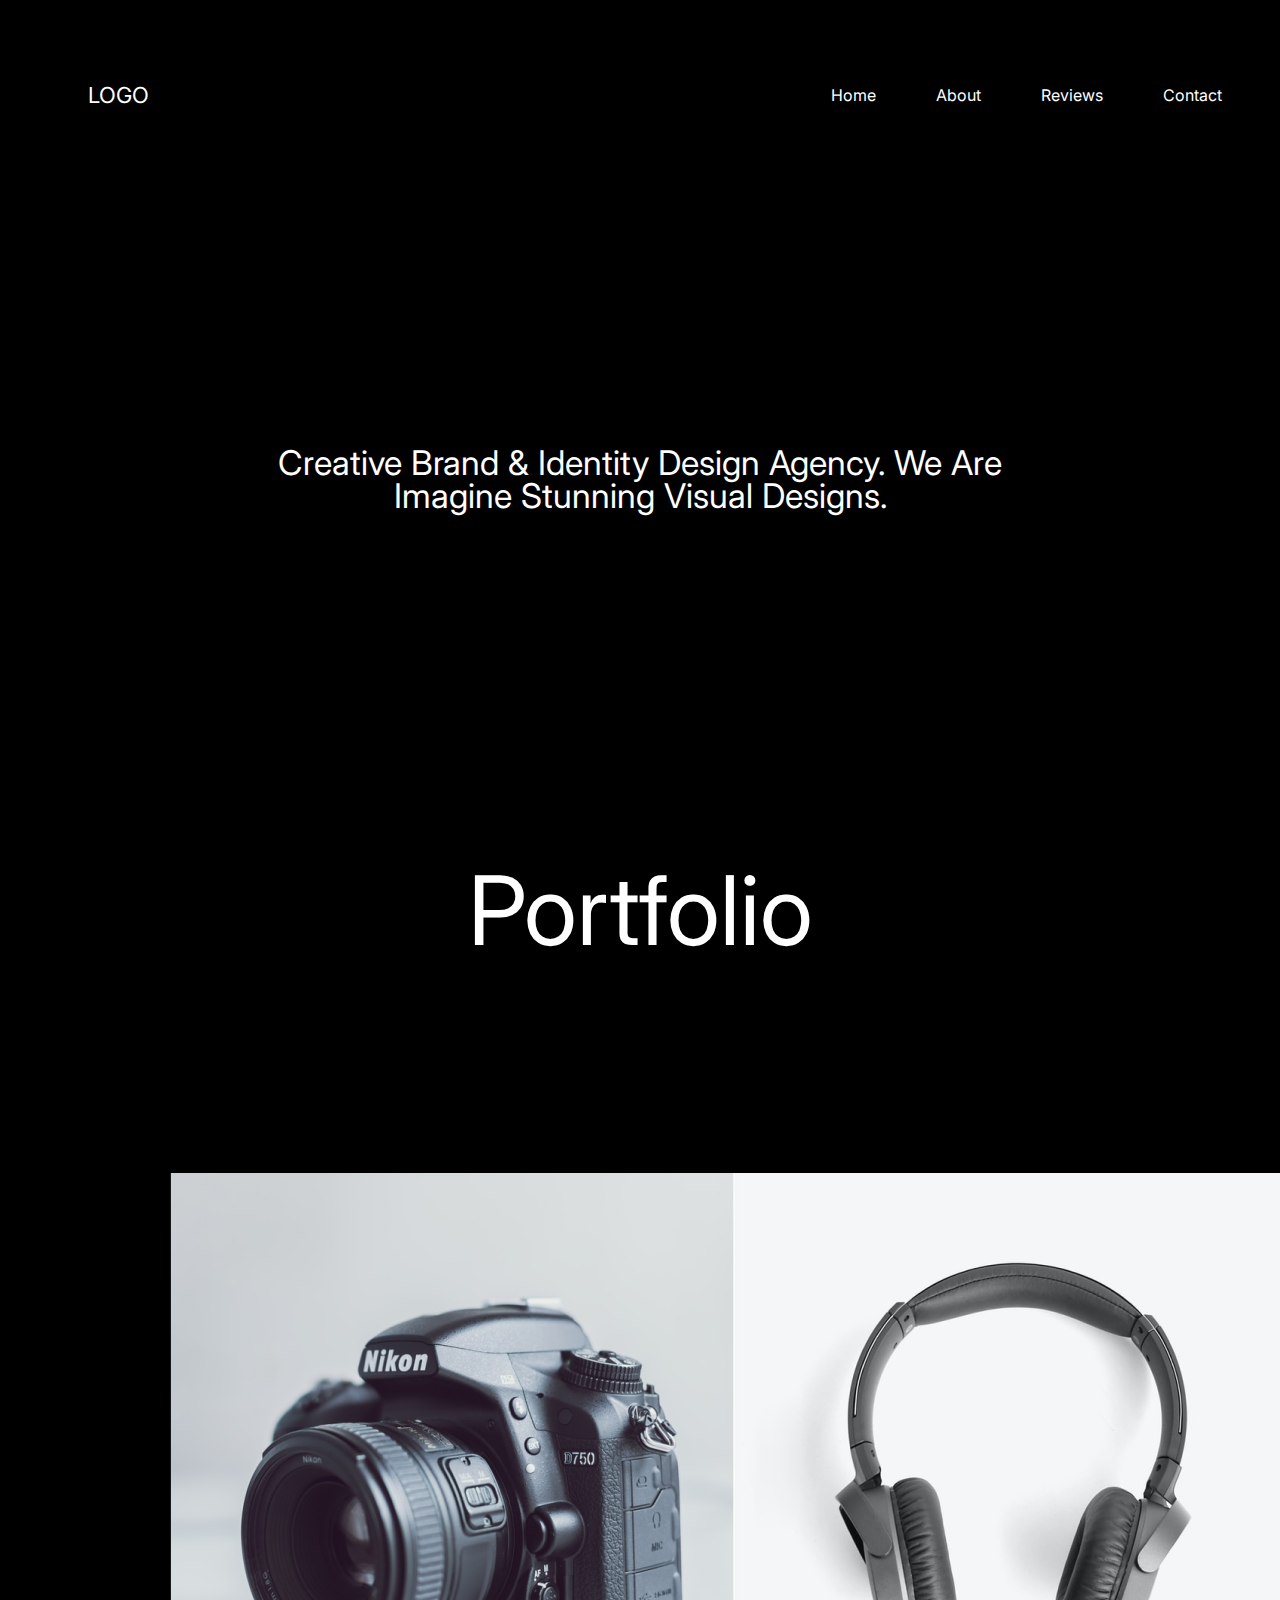
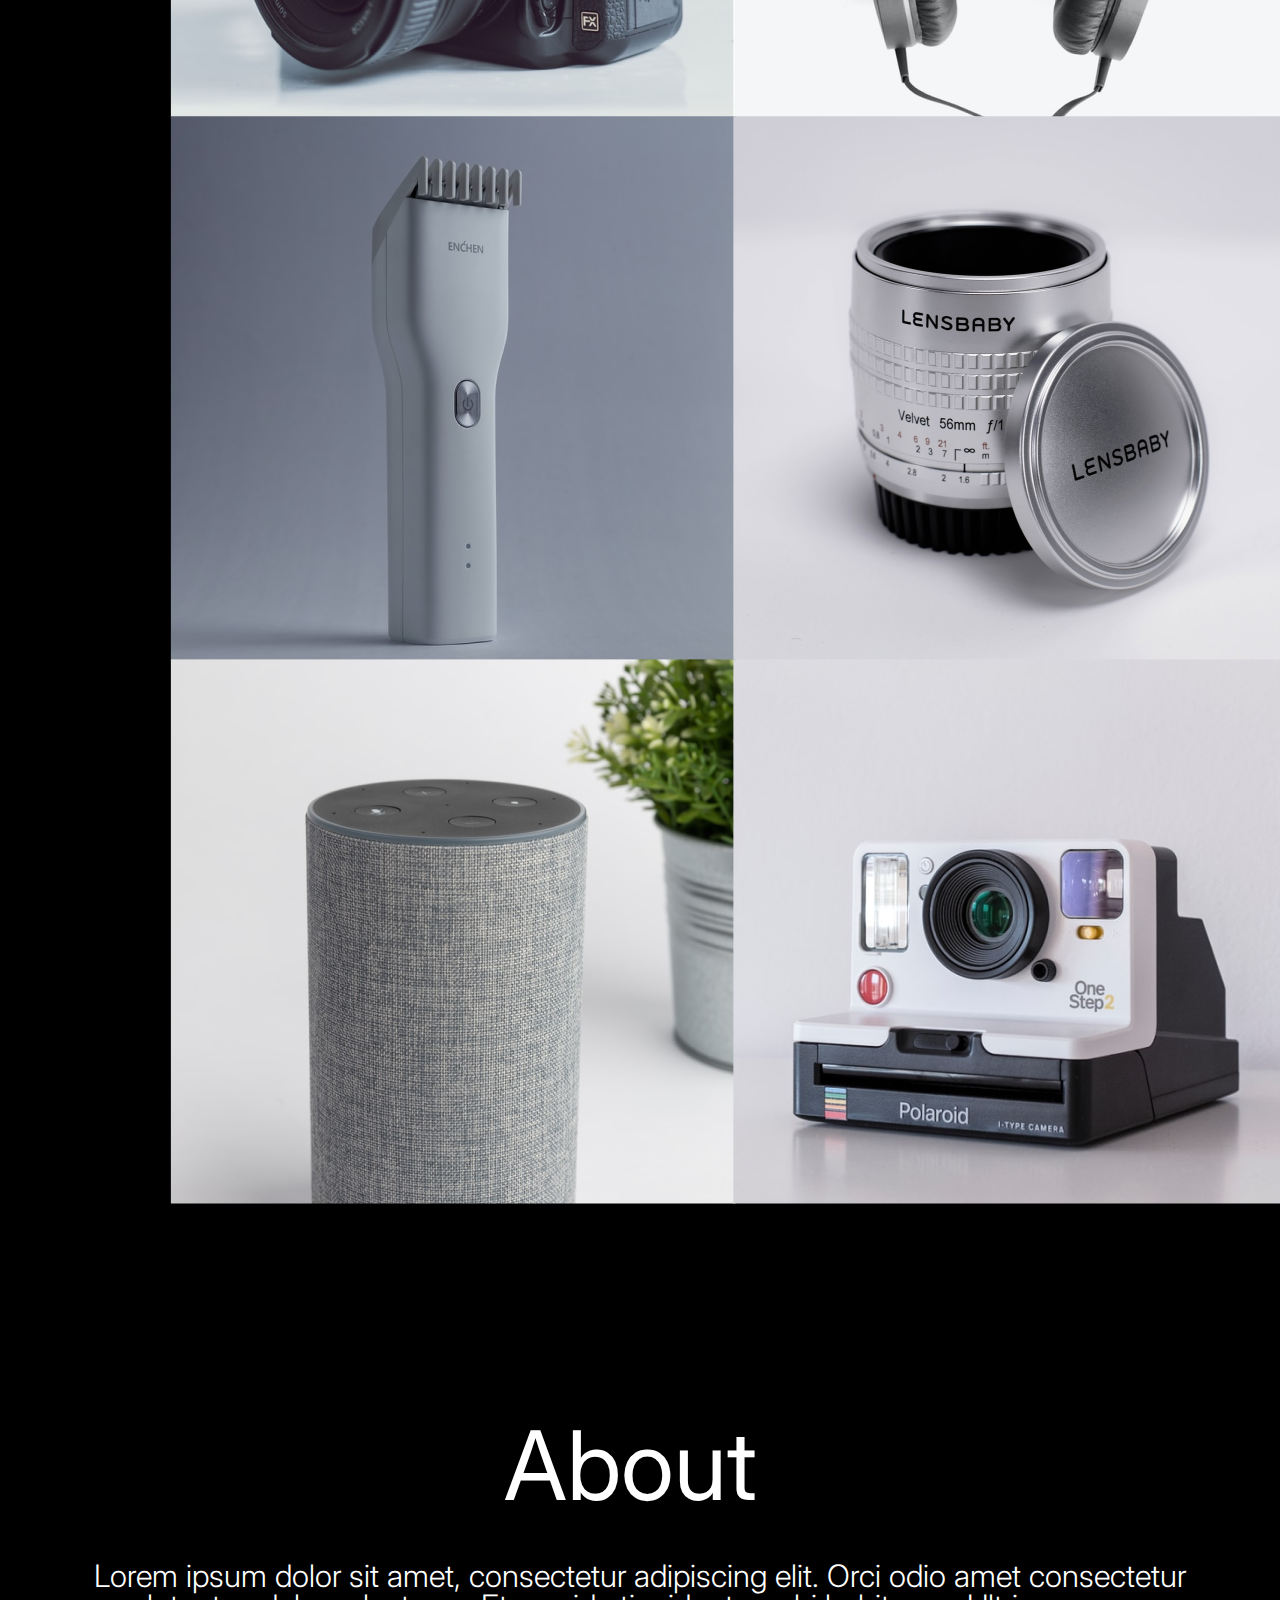
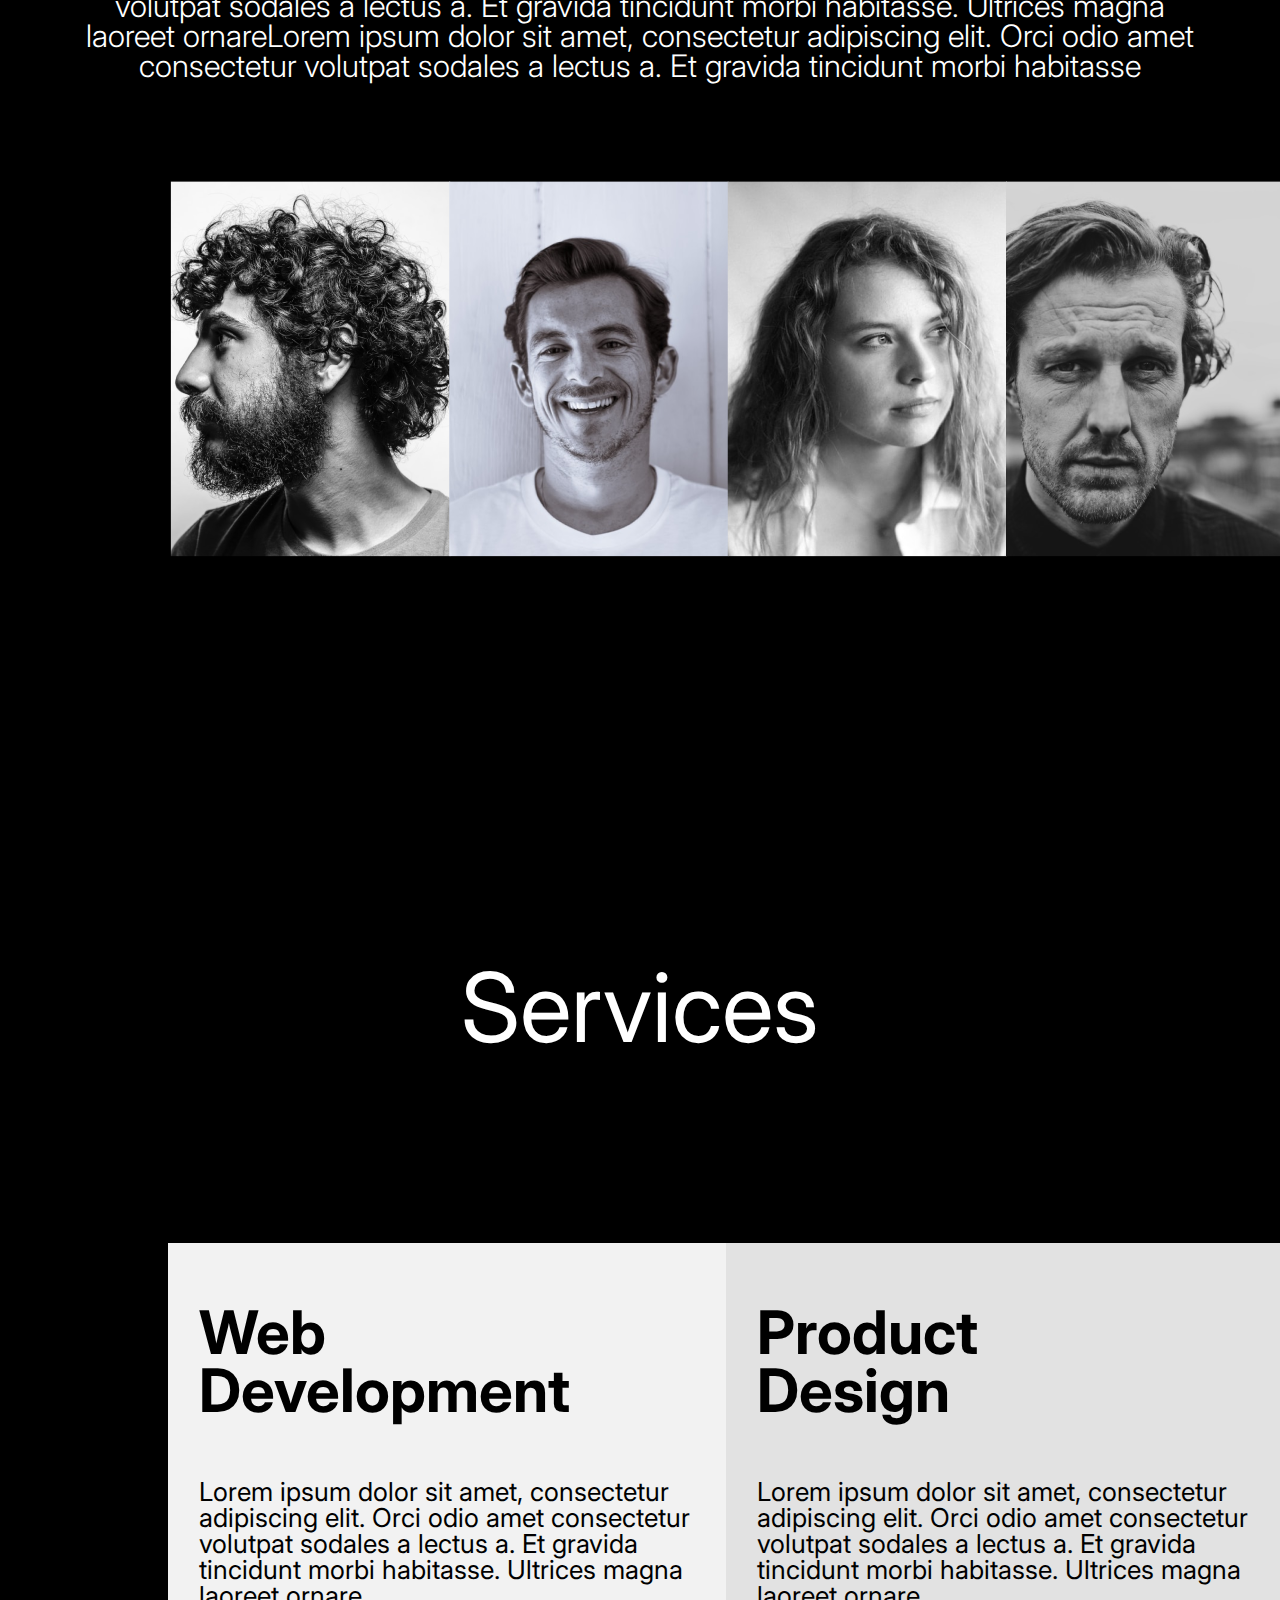
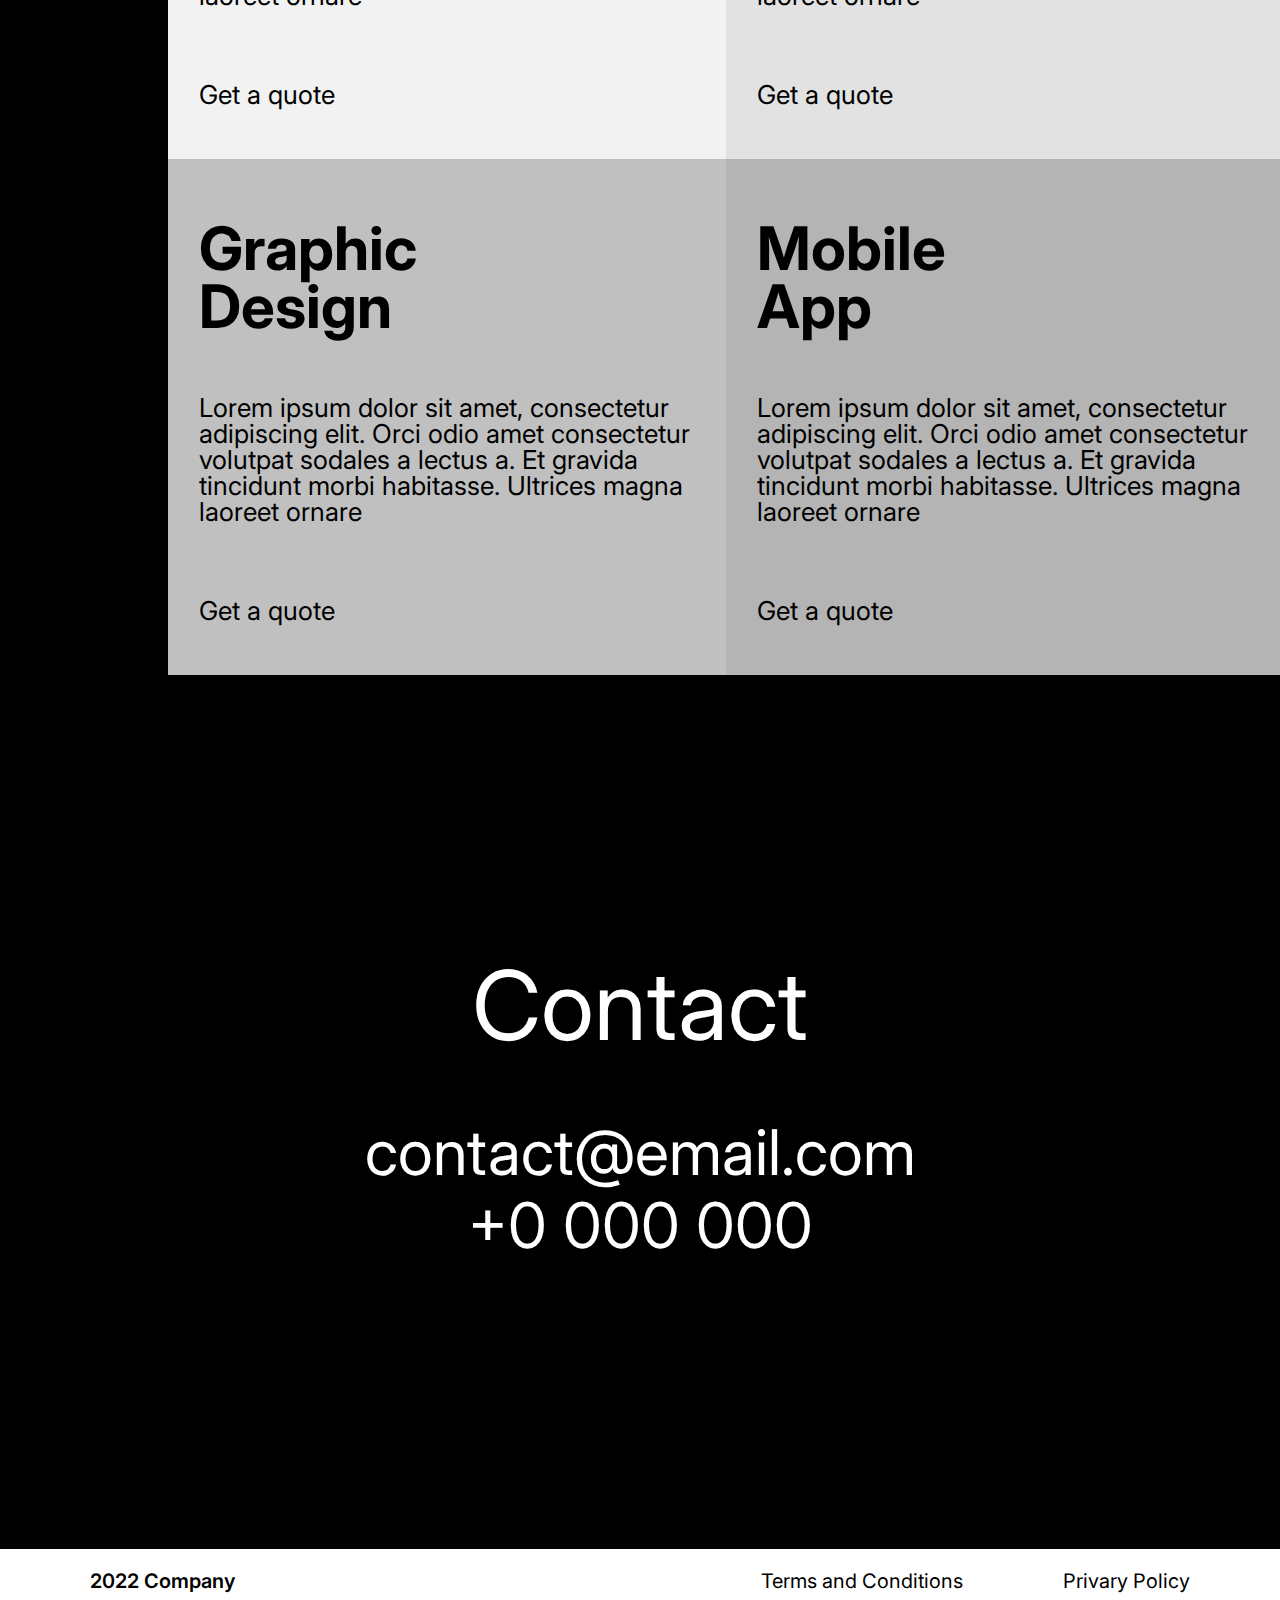
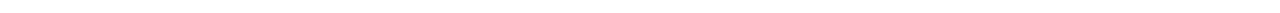
<file: index.html>
<!DOCTYPE html>
<html lang="en">
<head>
    <meta charset="UTF-8">
    <meta http-equiv="X-UA-Compatible" content="IE=edge">
    <meta name="viewport" content="width=device-width, initial-scale=1.0">
    <link rel="stylesheet" href="https://fonts.googleapis.com/css?family=Inter">
    <link rel="stylesheet" href="style.css">
    <title>Document</title>
</head>
<body class="bg">

    <header>
        
        <!-- NAVBAR -->
        <div class="navbar">
            <div class="logo">
                <p>LOGO</p>
            </div>
            <nav class="nav-base" id="hamnav">
                <label for="hamburger">&#9776;</label>
                <input type="checkbox" id="hamburger" />
                <div id="hamitems">
                    <a href="#">Home</a>
                    <a href="#about">About</a>
                    <a href="#">Reviews</a>
                    <a href="#contact">Contact</a>
                </div>
            </nav>
        </div>  
    </header>

    <!-- SLOGAN -->
    <div class="slogan">
        <p class="sText">Creative Brand & Identity Design Agency. We Are Imagine Stunning Visual Designs.</p>
    </div>

    <!-- TITLE -->
    <div class="port">
        <p class="portfolio">Portfolio</p>
    </div>

    <!-- PICTURES -->
    <div class="slider-container">
        <div class="slider">
            <div class="slides">
                <div id="slides__1" class="slide">
                    <span><a href="./camera.html"><img src="./images/Rectangle 1.png" alt=""></a></span>
                    <a class="slide_next slide-a" href="#slides__6" title="Next"></a>
                    <a class="slide_next slide-a" href="#slides__2" title="Next"></a>
                </div>
                <div id="slides__2" class="slide">
                    <span><img src="./images/Rectangle 2.png" alt=""></span>
                    <a class="slide_prev slide-a" href="#slides__1" title="Prev"></a>
                    <a class="slide_next slide-a" href="#slides__3" title="Next"></a>
                </div>
                <div id="slides__3" class="slide">
                    <span><img src="./images/Rectangle 4.png" alt=""></span>
                    <a class="slide_prev slide-a" href="#slides__2" title="Prev"></a>
                    <a class="slide_next slide-a" href="#slides__4" title="Next"></a>
                </div>
                <div id="slides__4" class="slide">
                    <span><img src="./images/Rectangle 3.png" alt=""></span>
                    <a class="slide_prev slide-a" href="#slides__3" title="Prev"></a>
                    <a class="slide_next slide-a" href="#slides__5" title="Next"></a>
                </div>
                <div id="slides__5" class="slide">
                    <span><img src="./images/Rectangle 11.png" alt=""></span>
                    <a class="slide_prev slide-a" href="#slides__4" title="Prev"></a>
                    <a class="slide_next slide-a" href="#slides__6" title="Next"></a>
                </div>
                <div id="slides__6" class="slide">
                    <span><img src="./images/Rectangle 12.png" alt=""></span>
                    <a class="slide_prev slide-a" href="#slides__5" title="Prev"></a>
                    <a class="slide_next slide-a" href="#slides__1" title="Next"></a>
                </div>
            </div>
        </div>
    </div>
    
    <!-- ABOUT -->
    <div class="info" id="about">
        <div class="about-title">About</div>
        <div class="about-text"><p>Lorem ipsum dolor sit amet, consectetur adipiscing elit. Orci odio amet consectetur volutpat sodales a lectus a. Et gravida tincidunt morbi habitasse. Ultrices magna laoreet ornareLorem ipsum dolor sit amet, consectetur adipiscing elit. Orci odio amet consectetur volutpat sodales a lectus a. Et gravida tincidunt morbi habitasse</p></div>
        <div class="slider2-container">
            <div class="main2">
                <div class="row2">
                    <div class="slide2" id="slide_1">
                        <span><img src="./images/Rectangle 7 copy.png" alt=""></span>
                        <a class="slide_next" href="#slide_2" title="Next"></a>
                    </div>
                    <div class="slide2" id="slide_2">
                        <span><img src="./images/Rectangle 8 copy.png" alt=""></span>
                        <a class="slide_prev" href="#slide_1" title="Prev"></a>
                        <a class="slide_next" href="#slide_3" title="Next"></a>
                    </div>
                    <div class="slide2" id="slide_3">
                        <span><img src="./images/Rectangle 9 copy.png" alt=""></span>
                        <a class="slide_prev" href="#slide_2" title="Prev"></a>
                        <a class="slide_next" href="#slide_4" title="Next"></a>
                    </div>
                    <div class="slide2" id="slide_4">
                        <span><img src="./images/Rectangle 10 copy.png" alt=""></span>
                        <a class="slide_prev" href="#slide_3" title="Prev"></a>
                    </div>
                </div>
            </div>
        </div>
    </div>
    
<!-- SERVICES -->
    <div class="services">
        <div class="service-title">Services</div>
    </div>
    
    <div class="services-container">
        <div class="service-slider">
            <div class="service-slides">
                <div id="service_1" class="service-slide">
                    <span>
                        <p class="serv-title">Web Development</p>
                        <p class="serv-text">Lorem ipsum dolor sit amet, consectetur adipiscing elit. Orci odio amet consectetur volutpat sodales a lectus a. Et gravida tincidunt morbi habitasse. Ultrices magna laoreet ornare</p>
                        <p class="serv-quote">Get a quote</p>
                    </span>
                    <a class="service-slide_next" href="#service_4" title="Next"></a>
                    <a class="service-slide_next" href="#service_2" title="Next"></a>
                </div>
                <div id="service_2" class="service-slide">
                    <span>
                        <p class="serv-title">Product Design</p>
                        <p class="serv-text">Lorem ipsum dolor sit amet, consectetur adipiscing elit. Orci odio amet consectetur volutpat sodales a lectus a. Et gravida tincidunt morbi habitasse. Ultrices magna laoreet ornare</p>
                        <p class="serv-quote">Get a quote</p>
                    </span>
                    <a class="service-slide_prev" href="#service_1" title="Prev"></a>
                    <a class="service-slide_next" href="#service_3" title="Next"></a>
                </div>
                <div id="service_3" class="service-slide">
                    <span>
                        <p class="serv-title">Graphic Design</p>
                        <p class="serv-text">Lorem ipsum dolor sit amet, consectetur adipiscing elit. Orci odio amet consectetur volutpat sodales a lectus a. Et gravida tincidunt morbi habitasse. Ultrices magna laoreet ornare</p>
                        <p class="serv-quote">Get a quote</p>
                    </span>
                    <a class="service-slide_prev" href="#service_2" title="Prev"></a>
                    <a class="service-slide_next" href="#service_4" title="Next"></a>
                </div>
                <div id="service_4" class="service-slide">
                    <span>
                        <p class="serv-title">Mobile App</p>
                        <p class="serv-text">Lorem ipsum dolor sit amet, consectetur adipiscing elit. Orci odio amet consectetur volutpat sodales a lectus a. Et gravida tincidunt morbi habitasse. Ultrices magna laoreet ornare</p>
                        <p class="serv-quote">Get a quote</p>
                    </span>
                    <a class="service-slide_prev" href="#service_3" title="Prev"></a>
                    <a class="service-slide_next" href="#service_1" title="Next"></a>
                </div>
            </div>
        </div>
    </div>

    <!-- CONTACT -->
    <div class="con" id="contact">
        <p class="contact">Contact</p>
        <div class="c-info">
            <p>contact@email.com</p>
            <p>+0 000 000</p>
        </div>
    </div>

    <!-- FOOTER -->
    <footer class="f1">
        <div class="comp">2022 Company</div>
            <a class="terms" href="#">Terms and Conditions</a>
            <a class="priv" href="#">Privary Policy</a>
    </footer>

    <footer class="f2">
        <div class="comp2">2022 Company</div>
    </footer>
    
    
</body>
</html>
</file>
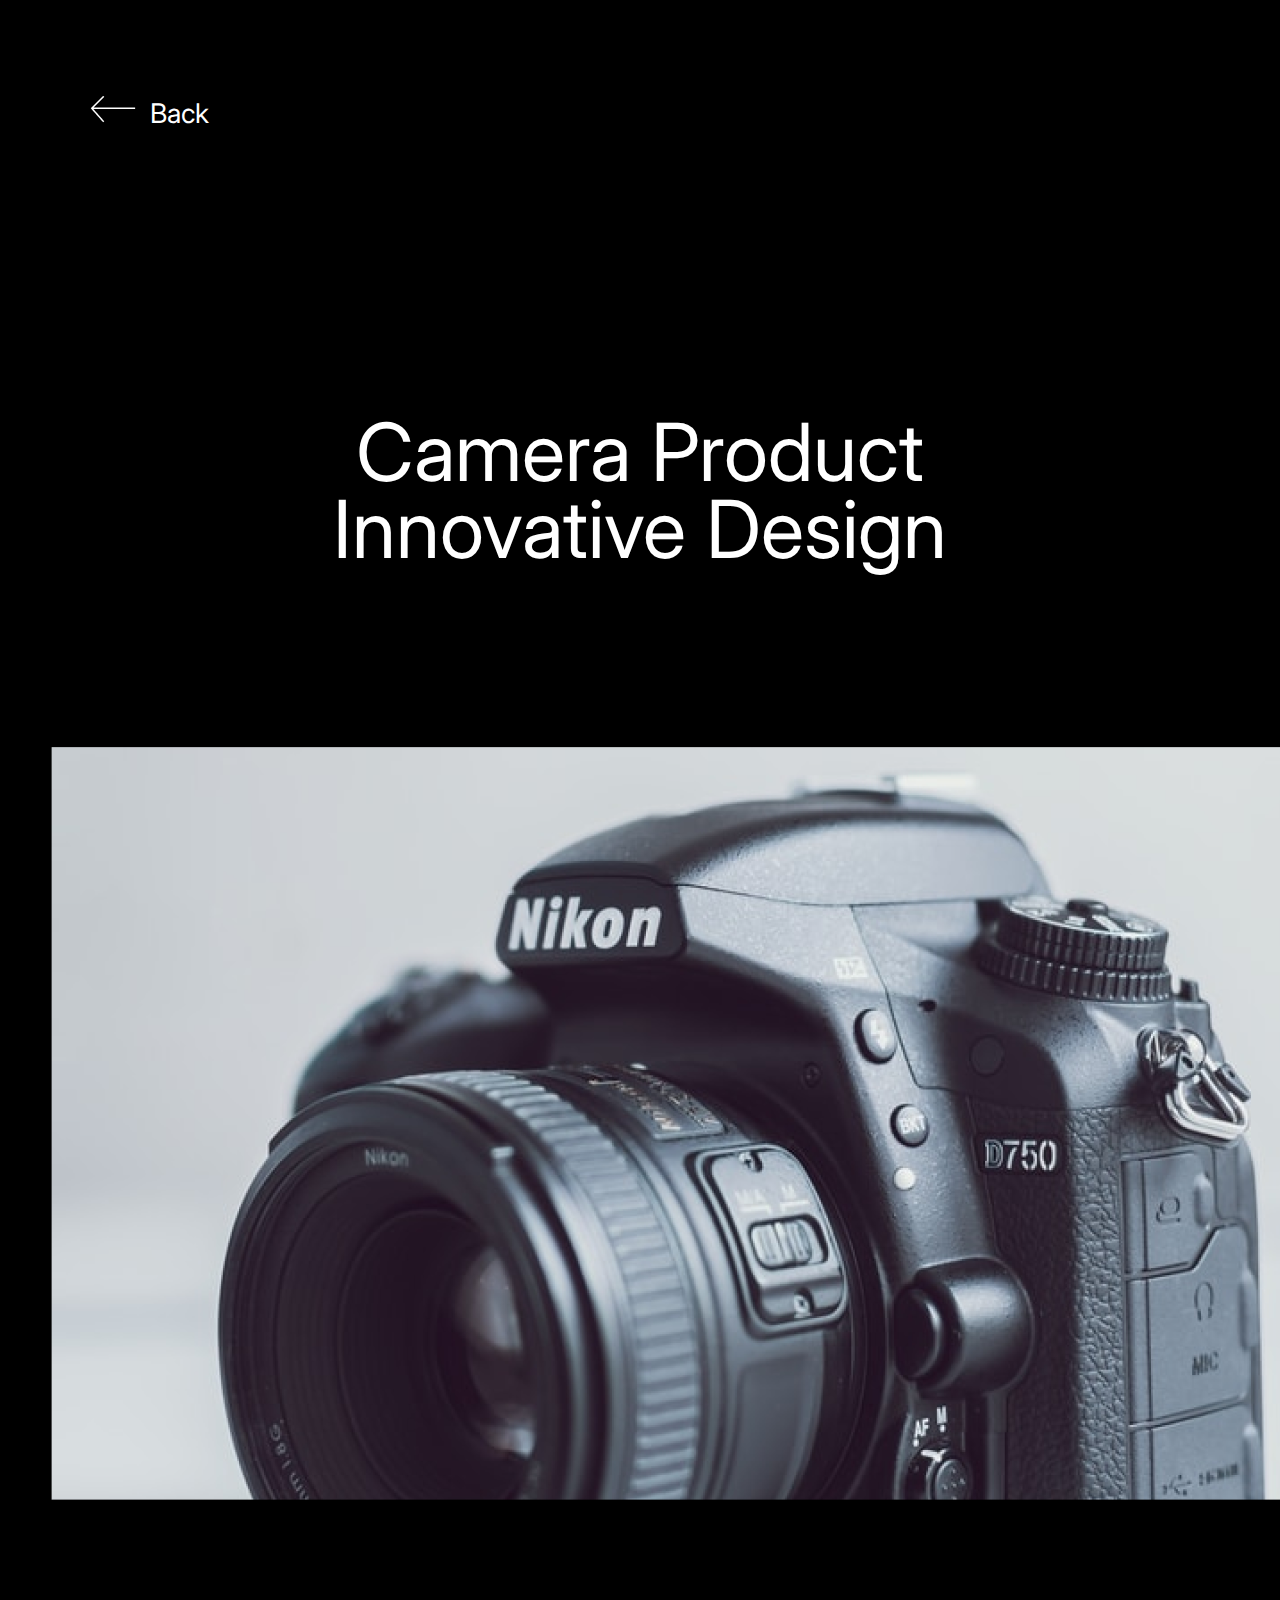
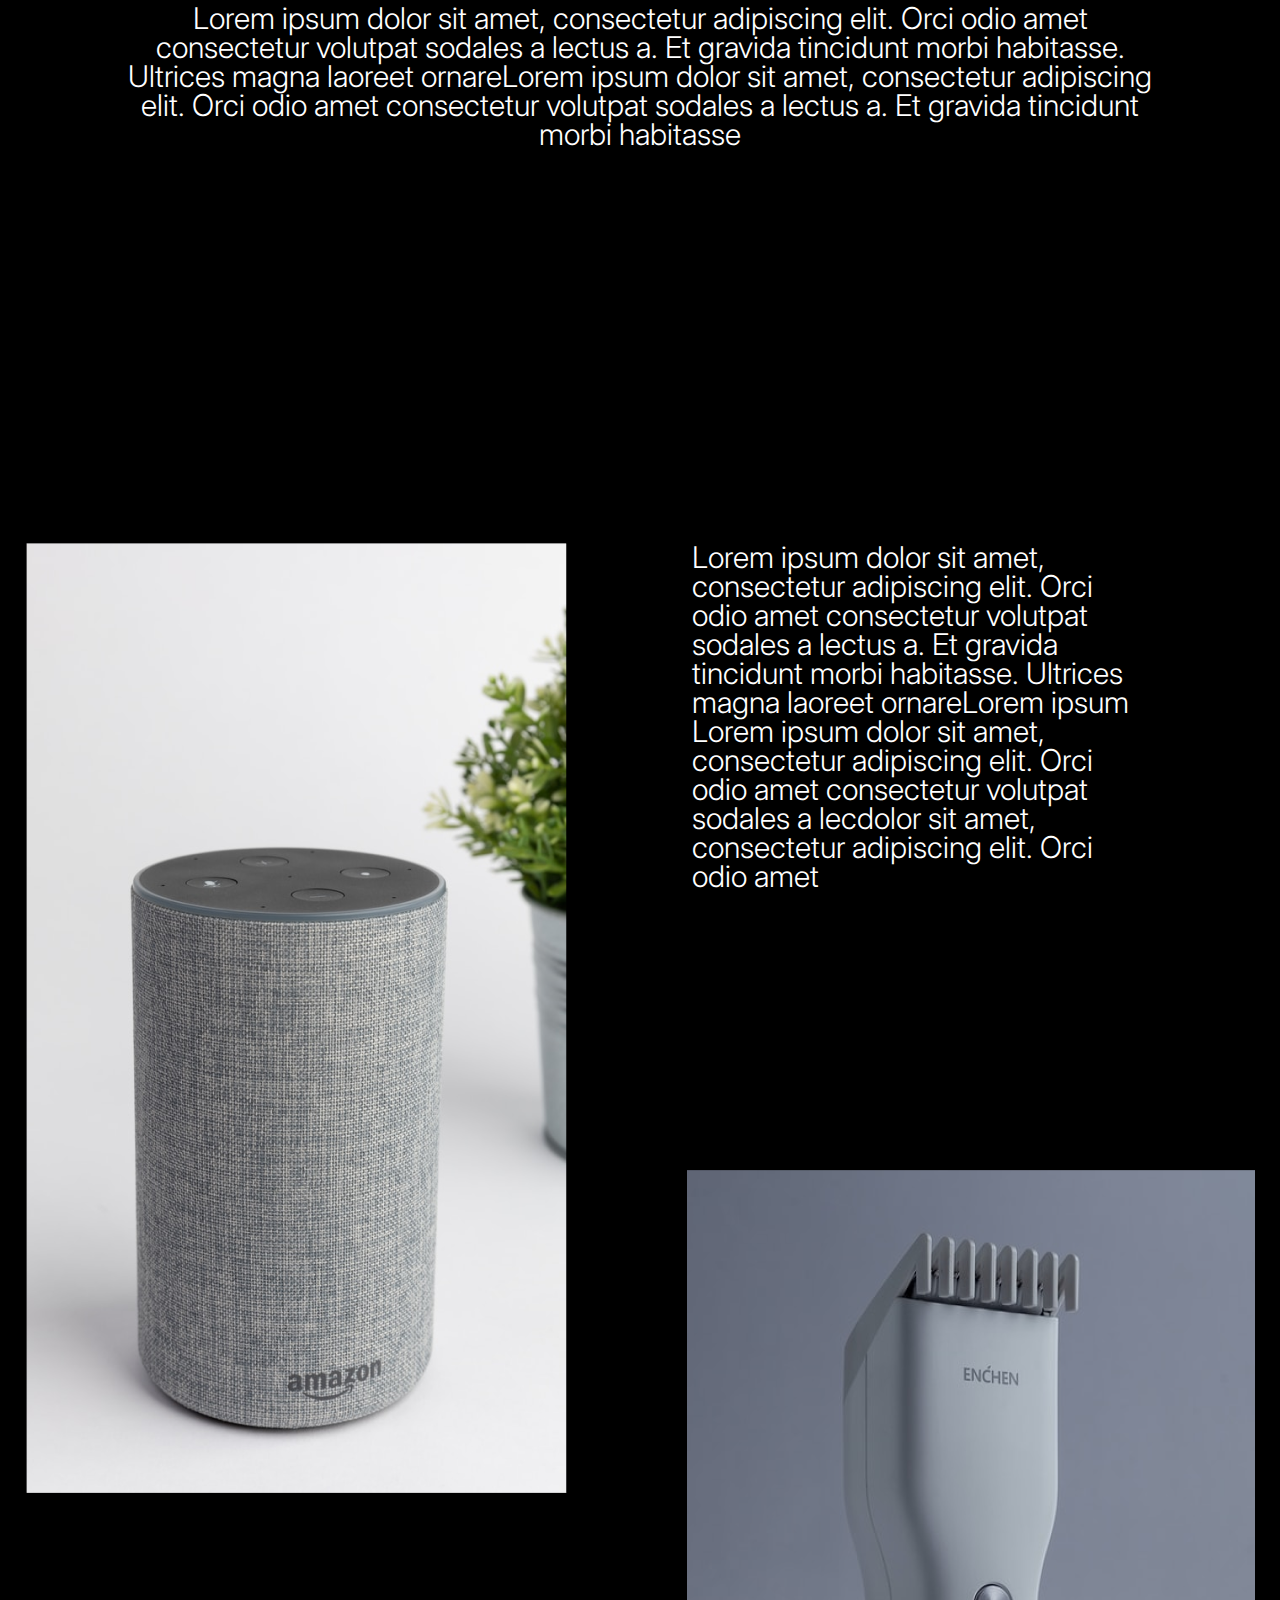
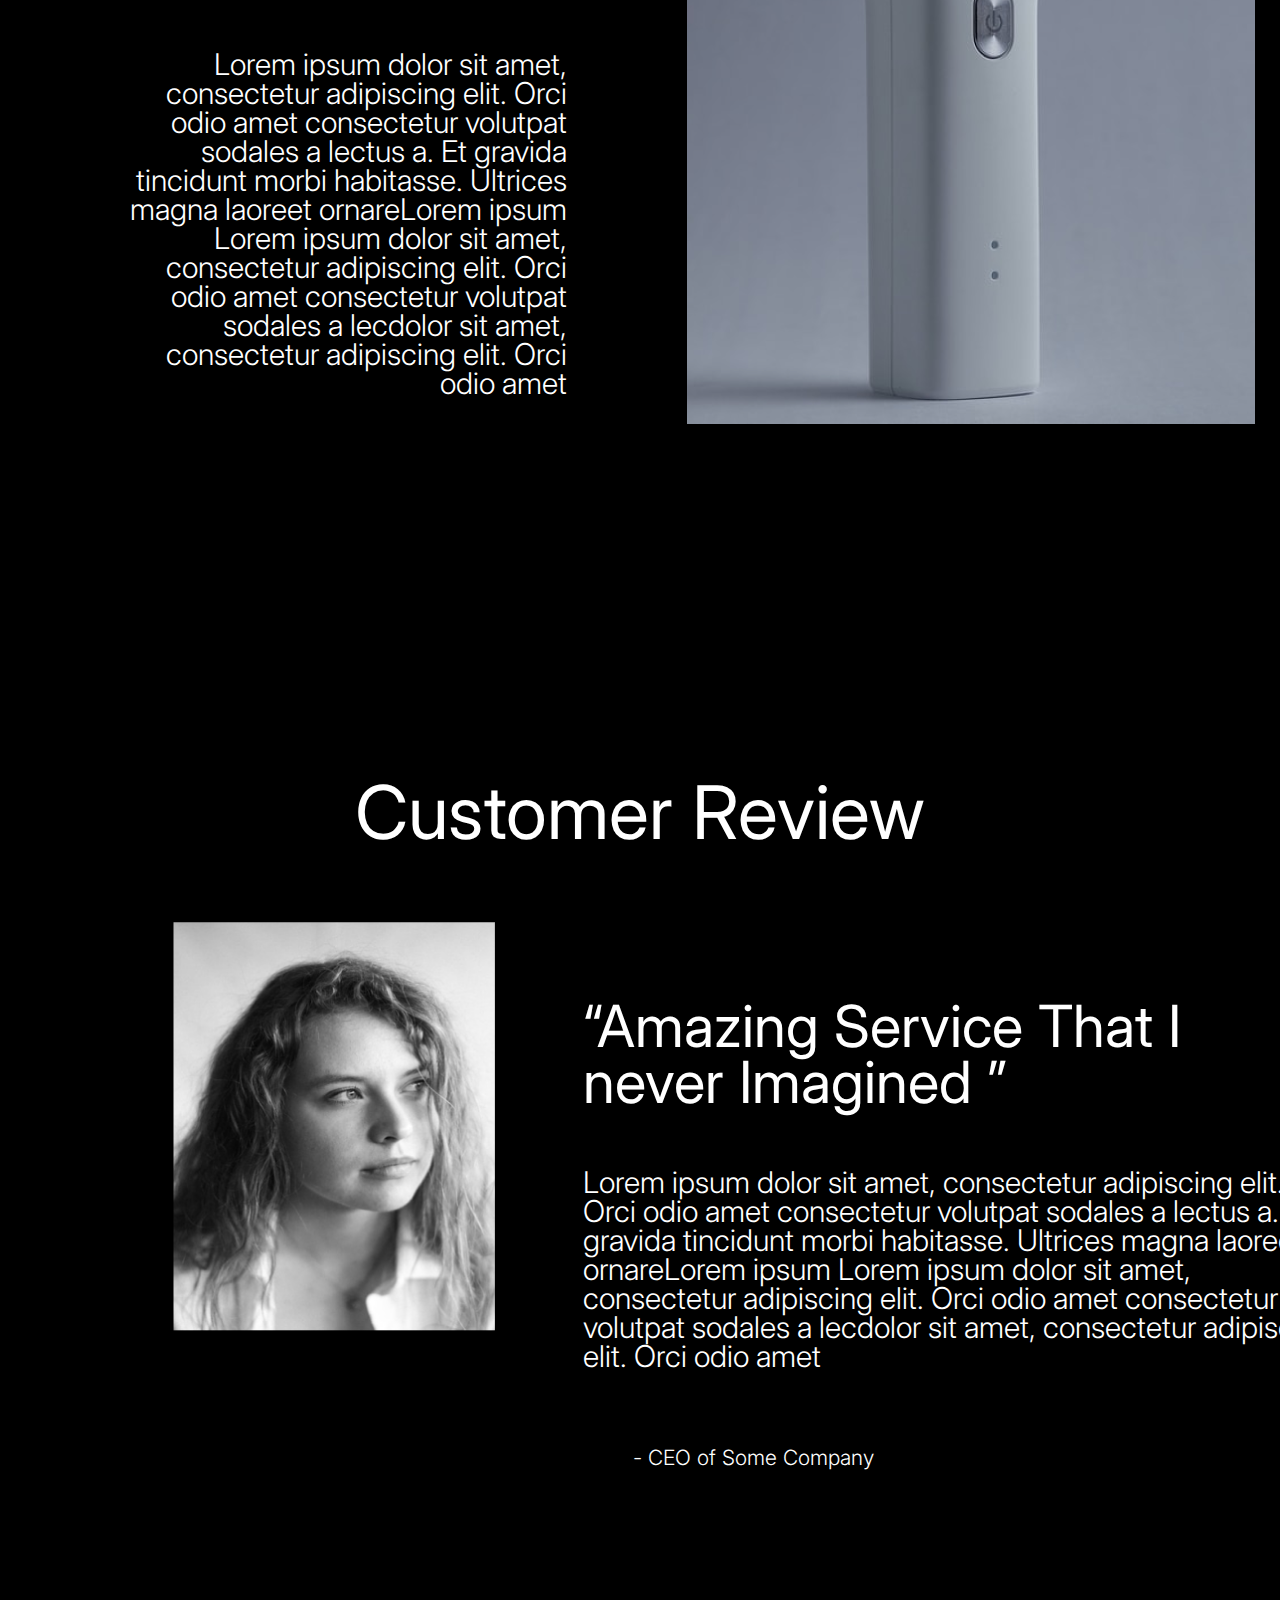
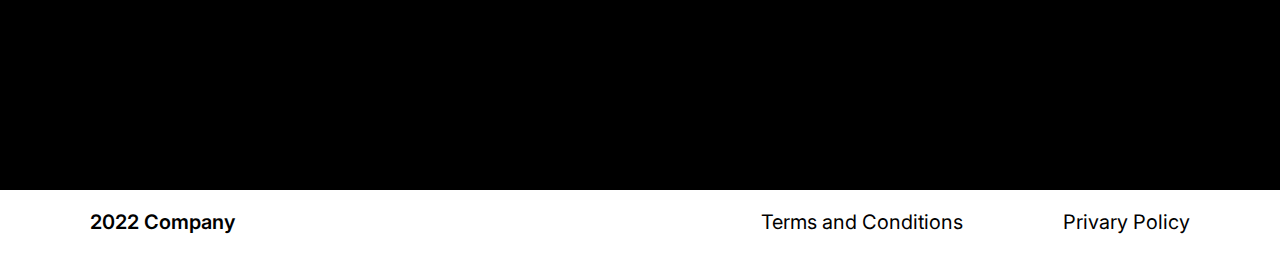
<file: camera.html>
<!DOCTYPE html>
<html lang="en">
<head>
    <meta charset="UTF-8">
    <meta http-equiv="X-UA-Compatible" content="IE=edge">
    <meta name="viewport" content="width=device-width, initial-scale=1.0">
    <link rel="stylesheet" href="https://fonts.googleapis.com/css?family=Inter">
    <link rel="stylesheet" href="style.css">
    <title>Document</title>
</head>
<body class="bg">

    <!-- BACK BTN -->
    <div class="return">
        <a class="back" href="./index.html">
        <img class="arrow" src="./images/Vector 1.png" alt="">
        <p class="bText">Back</p></a>
    </div>

    <!-- TITLE -->
    <div class="cam-title">
        <p>Camera Product Innovative Design</p>
    </div>
    <div class="cam-pic">
        <img src="./images/Rectangle 1 wide.png" alt="">
    </div>
    <div class="cam-text">
        <p class="cam-text-p">Lorem ipsum dolor sit amet, consectetur adipiscing elit. Orci odio amet consectetur volutpat sodales a lectus a. Et gravida tincidunt morbi habitasse. Ultrices magna laoreet ornareLorem ipsum dolor sit amet, consectetur adipiscing elit. Orci odio amet consectetur volutpat sodales a lectus a. Et gravida tincidunt morbi habitasse</p>
    </div>

    <!-- EXTRA INFO -->
    <div class="extras">
        <div class="column" id="cam1">
            <img class="ext-1-pic" src="./images/Rectangle 11 wide.png" alt="">
        </div>
        <div class="column" id="cam2text">
            <p class="extra-2-text">Lorem ipsum dolor sit amet, consectetur adipiscing elit. Orci odio amet consectetur volutpat sodales a lectus a. Et gravida tincidunt morbi habitasse. Ultrices magna laoreet ornareLorem ipsum Lorem ipsum dolor sit amet, consectetur adipiscing elit. Orci odio amet consectetur volutpat sodales a lecdolor sit amet, consectetur adipiscing elit. Orci odio amet</p>
        </div>
        <div class="column" id="cam1text">
            <p class="extra-1-text">Lorem ipsum dolor sit amet, consectetur adipiscing elit. Orci odio amet consectetur volutpat sodales a lectus a. Et gravida tincidunt morbi habitasse. Ultrices magna laoreet ornareLorem ipsum Lorem ipsum dolor sit amet, consectetur adipiscing elit. Orci odio amet consectetur volutpat sodales a lecdolor sit amet, consectetur adipiscing elit. Orci odio amet</p>
        </div>
        <div class="column above" id="cam2">
            <img class="ext-2-pic" src="./images/Rectangle 4 wide.png" alt="">
        </div>
    </div>

    <!-- CUSTOMER REVIEW -->
    <div class="customer-review">
        <p class="cr-title">Customer Review</p>
            <img class="cr-pic" src="./images/Rectangle 9 wide.png" alt="">
            <div class="col-rev">
                <p class="rev-title">“Amazing Service That I never Imagined ”</p>
                <p class="rev-content1">Lorem ipsum dolor sit amet, consectetur adipiscing elit. Orci odio amet consectetur volutpat sodales a lectus a. Et gravida tincidunt morbi habitasse. Ultrices magna laoreet ornareLorem ipsum Lorem ipsum dolor sit amet, consectetur adipiscing elit. Orci odio amet consectetur volutpat sodales a lecdolor sit amet, consectetur adipiscing elit. Orci odio amet</p>
                <div class="ceo">
                    <p class="rev-content2">- CEO of Some Company</p>
                </div>
            </div>
    </div>

     <!-- FOOTER -->
     <footer>
        <div class="comp">2022 Company</div>
            <a class="terms" href="#">Terms and Conditions</a>
            <a class="priv" href="#">Privary Policy</a>
    </footer>

</body>
</html>
</file>
<file: style.css>
.bg {
    background-color: black;
    color: white;
    font-family: "Inter";
    margin: 0px;
}

.navbar {
    width: 100%;
    display: flex;
    flex-grow: 1;
    flex-basis: 0;
    justify-content: space-between;
}

#hamitems {
    display: flex;
}

#hamitems a {
    color: white;
    text-decoration: none;
    padding-right: 60px;
    margin-left: auto;
    text-align: center;
}

 #hamnav label, #hamburger {
    display: none;
 }

.logo {
    width: 63px;
    height: 27px;
    margin-left: 88px;
    margin-top: 60px;
    font-style: normal;
    font-weight: 600px;
    font-size: 22px;
}

.nav-base {
    margin-top: 82px;
    width: 449px;
    line-height: 27px;
}

.slogan {
    margin-top: 337px;
    margin-left: auto;
    margin-right: auto;
    margin-bottom: 0px;
}

.sText {
    display: flex;
    font-size: 34px;
    height: 66px;
    width: 762px;
    line-height: 33px;
    margin: auto;
    text-align: center;
}

.port {
    margin-left: auto;
    margin-right: auto;
    margin-top: 352px;
}

.portfolio {
    margin: auto;
    width: 385px;
    font-size: 96px;
    text-align: center;
    line-height: 92px;
}

.slider-container {
    margin-top: 217px;
    margin-bottom: 0;
    margin-left: 170px;
}

.slides {
    display: grid;
    grid-template-columns: 563px 563px;
    grid-auto-rows: 543px;
}

.info {
    margin-top: 217px;
    margin-bottom: 0px;
    margin-left: 0;
}

.slider2-container {
    margin-top: 40px;
    margin-bottom: 0px;
    margin-left: 170px;
    margin-right: auto;
}

.about-title {
    width: 273px;
    height: 92px;
    font-size: 96px;
    line-height: 92px;
    margin-left: auto;
    margin-right: auto;
    margin-bottom: 50px;
}

.about-text {
    margin: auto;
    width: 1117px;
    height: 170px;
    font-weight: 300;
    font-size: 31px;
    line-height: 30px;
    text-align: center;
}

.main2 {
    margin-top: 50px;
    margin-bottom: 0;
    margin-left: auto;
    margin-right: auto;
}

.row2 {
    display: grid;
    grid-template-columns: 279px 278px 279px 279px;
}

.col2 {
    margin-left: auto;
    margin-right: auto;
}

.services {
    margin-top: 400px;
}

.service-title {
    margin-left: auto;
    margin-right: auto;
    text-align: center;
    font-size: 96px;
    line-height: 92px;
}

.service-container {
    margin-top: 190px;
    margin-left: auto;
    margin-right: auto;
    margin-bottom: 0;
}

.service-slider {
    margin-left: 168px;
    margin-top: 190px;
    margin-bottom: 800px;
}

.service-slides {
    display: grid;
    grid-template-columns: 558px 558px;
    grid-auto-rows: 516px;
    margin-left: auto;
    margin-right: auto;
    height: 516px;
}

.service-slide {
    color: black;
}

.serv-title {
    width: 496px;
    margin-left: 31px;
    font-weight: 700;
    font-size: 60px;
    line-height: 58px;
    text-align: left;
    word-spacing: 496px;
}

.serv-text {
    width: 496px;
    margin-left: 31px;
    font-size: 26px;
    line-height: 26px;
    text-align: left;
}

.serv-quote {
    width: 149px;
    margin-left: 31px;
    font-size: 26px;
    line-height: 26px;
    margin-top: 73px;
}

#service_1 {
    background-color: #f2f2f2;
}

#service_2 {
    background-color: #e2e2e2;
}

#service_3 {
    background-color: #c0c0c0;
}

#service_4 {
    background-color: #b4b4b4;
}

.con {
    margin-top: 120px;
    margin-left: auto;
    margin-right: auto;
    margin-bottom: 0;
}

.contact {
    width: 361px;
    height: 92px;
    margin-left: auto;
    margin-right: auto;
    font-size: 96px;
    line-height: 92px;
    text-align: center;
}

.c-info {
    margin-left: auto;
    margin-right: auto;
    height: 61;
    font-size: 63px;
    line-height: 10px;
    text-align: center;
}

footer {
    color: black;
    background-color: white;
    height: 64px;
    font-size: 20px;
    line-height: 19px;
    margin-top: 319px;
    padding-left: 90px;
    padding-right: 90px;
    display: flex;
    flex-direction: row;
    align-items: center;
    justify-content: space-around;
}

.f2 {
    display: none;
}

.comp {
    font-weight: 600;
}

.f-links {
    font-weight: 300;
}

.terms {
    color: black;;
    margin-left: auto;
    margin-right: 100px;
    text-decoration: none;
}

.priv {
    color: black;
    text-decoration: none;
}

.return {
    margin-left: 90px;
    margin-top: 95px;
}

.back {
    color: white;
    text-decoration: none;
    flex-direction: row;
}

.bText {
    display: inline;
    margin-left: 10px;
    font-weight: 500px;
    font-size: 27px;
}

.cam-title {
    margin-top: 203px;
    margin-left: auto;
    margin-right: auto;
    display: flex;
    text-align: center;
    font-size: 80px;
    width: 847px;
    line-height: 77px;
}

.cam-pic {
    position: flex;
    width: 100%;
    margin-left: 51px;
    margin-top: 100px;
}

.column {
    position: relative;
}

.above {
    margin-top: -450px;
    margin-left: 60px;
}

.cam-text {
    position: flex;
    width: 1034px;
    height: 149px;
    margin-left: auto;
    margin-right: auto;
    margin-top: 100px;
}

.cam-text-p {
    font-weight: 300;
    font-size: 30px;
    line-height: 29px;
    text-align: center;
}

.extras {
    display: grid;
    grid-template: auto / auto auto;
    justify-content: center;
    margin-top: 360px;
    margin-left: auto;
    margin-right: auto;
}


.extra-1-text {
    width: 438px;
    height: 377px;
    text-align: end;
    margin-right: 0;
    font-size: 30px;
    line-height: 29px;
    font-weight: 300;
    margin-bottom: 250px;
}

#cam2text {
    display: flex;
    justify-content: center;
}

#cam1text {
    display: flex;
    justify-content: end;
}

.extra-2-text {
    width: 438px;
    font-size: 30px;
    line-height: 29px;
    font-weight: 300;
    text-align: left;
}

.ext-1-pic {
    margin-top: 30px;
    margin-bottom: 123px;
}

.ext-2-pic {
    margin-left: 60px;
    margin-right: auto;
}

.customer-review {
    margin-top: 100px;
}

.cr-title {
    margin-left: auto;
    margin-right: auto;
    height: 71px;
    width: 616px;
    font-size: 74px;
    line-height: 71px;
    text-align: center;
}

.cr-pic {
    position: absolute;
    height: 409px;
    margin-left: 173px;
}

.col-rev {
    margin-top: 150px;
    margin-left: 583px;
}

.rev-title {
    margin-right: auto;
    margin-left: auto;
    size: 58px;
    line-height: 55px;
    width: 748px;
    height: 112px;
    font-size: 58px;
    line-height: 56px;
}

.rev-content1 {
    text-align: left;
    margin-left: auto;
    margin-right: auto;
    width: 750px;
    height: 249px;
    font-weight: 300;
    font-size: 30px;
    line-height: 29px;
}

.ceo {
    margin-left: 50px;
    margin-right: auto;
    width: 257px;
    height: 24px;
}

.rev-content2 {
    margin-left: auto;
    margin-right: auto;
    text-align: left;
    font-weight: 300;
    font-size: 21px;
    line-height: 21px;
}


@media screen and (max-width: 750px) {
    
    .bg {
        max-width: fit-content;
    }
    
    #hamitems a{
        display: block;
        box-sizing: border-box;
        width: 100%;
    }

    #hamnav {
        display: flex;
        flex-direction: column;
        margin-left: 200px;
        align-items: center;
        justify-content: space-evenly;
    }

    #hamnav label {
        display: inline-block;
        color: white;
    }

    #hamitems {
        display: none;
    }

    #hamnav input:checked ~ #hamitems {
        display: block;
    }

    .slogan {
        margin-left: 100px;
        margin-right: 100px;
    }

    .sText {
        width: 100%;
        margin-left: auto;
        margin-right: auto;
        padding-left: auto;
        padding-right: auto;
        font-size: 3vw;
        line-height: 25px;
        text-align: center;
    }

    .port {
        margin-left: 100px;
        margin-right: 100px;
    }

    .portfolio {
        font-size: 10vw;
        margin-left: auto;
        margin-right: auto;
    }


    .row {
        display: flex;
        flex-direction: row;
        margin-left: 0px;

        overflow-x: scroll;
        position: relative;
        scroll-behavior: smooth;
        scroll-snap-type: x mandatory;
    }

    .slider-container {
        display: flex;
        align-items: center;
        justify-content: center;
        height: 100%;
        margin-left: 0px;
        margin-top: 50px;
    }

    .slider {
        max-width: 600px;
        margin: 20px;
        overflow: hidden;
        position: relative;
        }

    .slides {
        display: flex;
        overflow-x: scroll;
        position: relative;
        gap: 20px;
        scroll-behavior: smooth;
        scroll-snap-type: x mandatory;
    }

    .slide {
        display: flex;
        justify-content: center;
        align-items: center;
        width: 100%;
        box-sizing: border-box;
        transform-origin: center center;
        transform: scale(1);
        scroll-snap-align: center;
    }

    .slide-a {
        position: absolute;
        top: 48%;
        width: 35px;
        height: 35px;
        border: solid black;
        border-width: 0 4px 4px 0;
        padding: 3px;
        box-sizing: border-box;
    }

    .slide_prev {
        transform: rotate(135deg);
        -webkit-transform: rotate(135deg);
        left: 5%;
    }

    .slide_next {
        transform: rotate(-45deg);
        -webkit-transform: rotate(-45deg);
        right: 5%;
    }
    
    .info {
        display: flex;
        flex-direction: column;
        text-align: center;
    }

    .about-title {
        display: block;
        text-align: center;
        font-size: 10vw;
        margin-left: auto;
        margin-right: auto;    
    }

    .about-text {
        text-align: center;
        width: 493px;
        margin-left: auto;
        margin-right: auto;
        font-size: 2vw;
        line-height: 20px;
    }

    .main2 {
        max-width: 600px;
        margin: 20px;
        overflow: hidden;
        position: relative;
    }

    .slider2-container {
        margin-left: 0;
    }

    .row2 {
        display: flex;
        overflow-x: scroll;
        position: relative;
        gap: 20px;
        scroll-behavior: smooth;
        scroll-snap-type: x mandatory;
    }

    .slide2 {
        display: flex;
        float: left;
        justify-content: center;
        align-items: center;
        width: 100%;
        box-sizing: border-box;
        transform-origin: center center;
        transform: scale(1);
    }

    .slide2 a {
        position: absolute;
        top: 48%;
        width: 35px;
        height: 35px;
        border: solid black;
        border-width: 0 4px 4px 0;
        padding: 3px;
        box-sizing: border-box;
    }

    .service-title {
        font-size: 10vw;
        margin-left: auto;
        margin-right: auto;
        margin-bottom: 60px;
    }

    .service-container {
        display: flex;
        align-items: center;
        justify-content: center;
        height: 100%;
    }

    .service-slider {
        width: 100%;
        max-width: 555px;
        margin: 20px;
        overflow: hidden;
        position: relative;
    }

    .service-slides {
        display: flex;
        overflow-x: scroll;
        position: relative;
        gap: 20px;
        scroll-behavior: smooth;
        scroll-snap-type: x mandatory;
        height: 516px;
    }

    .service-slide {
        display: flex;
        flex-direction: column;
        flex-shrink: 0;
        width: 100%;
        box-sizing: border-box;
        transform-origin: center center;
        transform: scale(1);
        scroll-snap-align: center;
    }

    .service-slide a {
        position: absolute;
        top: 48%;
        width: 35px;
        height: 35px;
        border: solid black;
        border-width: 0 4px 4px 0;
        padding: 3px;
        box-sizing: border-box;
    }

    .service-slide_prev {
        transform: rotate(135deg);
        -webkit-transform: rotate(135deg);
        left: 5%
    }
    .service-slide_next{
        transform: rotate(-45deg);
        -webkit-transform: rotate(-45deg);
        right: 5%
    }

    .contact {
        font-size: 10vw;
        margin-left: auto;
        margin-right: auto;
    }

    .c-info {
        font-size: 7vw;
        margin-left: auto;
        margin-right: auto;
    }

    footer {
        display: none;
    }

    .f2 {
        background-color: black;
        color: white;
        height: 64px;
        font-size: 4vw;
        font-weight: 700;
        line-height: 10px;
        margin-top: 200px;
        margin-bottom: 38px;
        display: flex;
        align-items: center;
    }
 }
</file>
